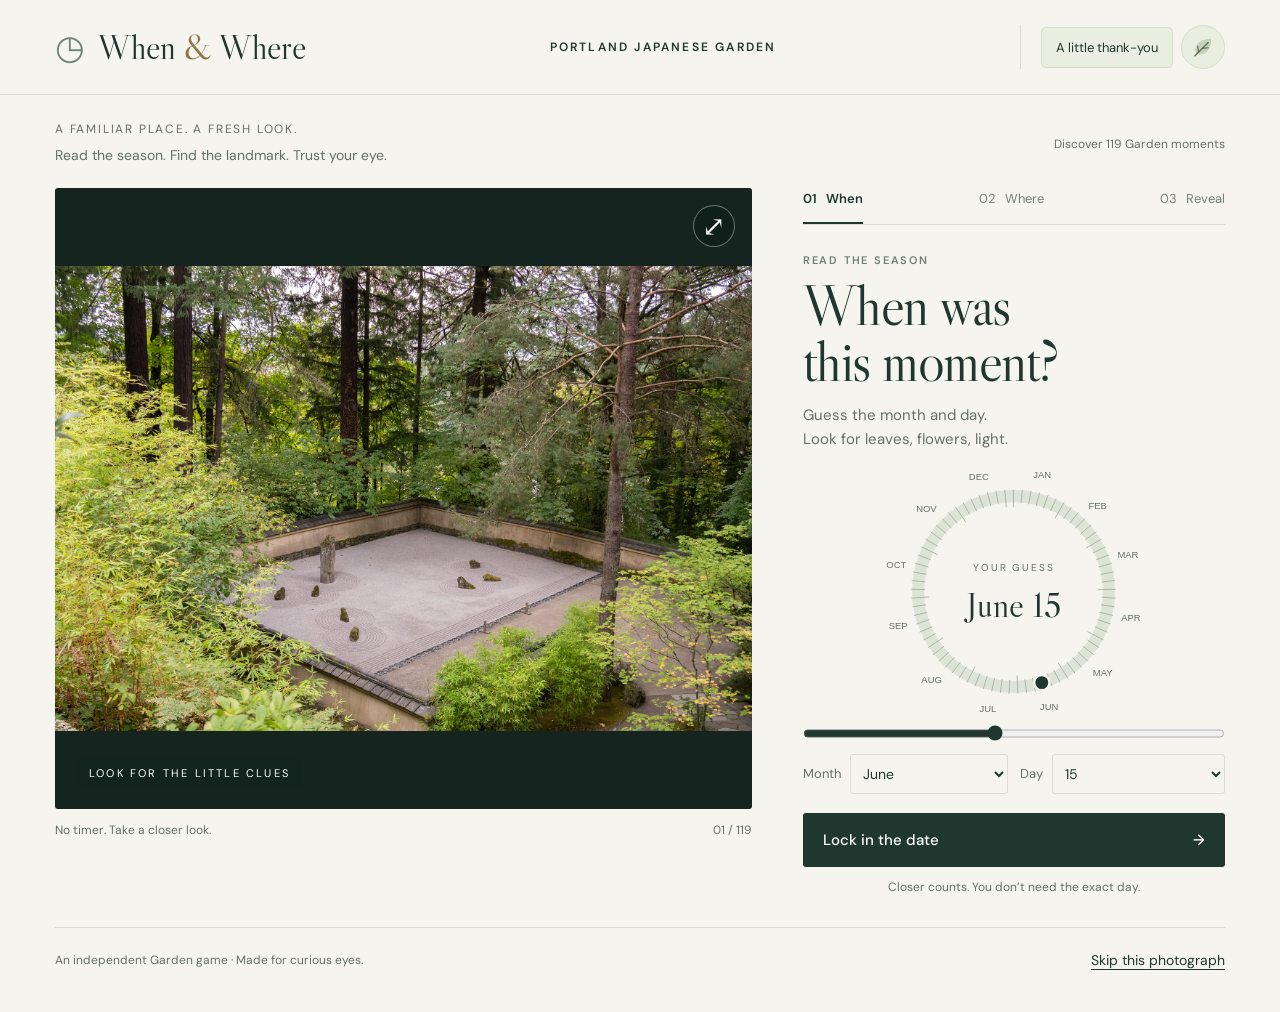
<file: index.html>
<!doctype html>
<html lang="en">
<head>
  <meta charset="utf-8"><meta name="viewport" content="width=device-width,initial-scale=1">
  <meta name="description" content="Look closely at Portland Japanese Garden. Guess the season, find the landmark, and see how well you know the Garden.">
  <title>When & Where · A Garden Game</title>
  <link rel="icon" href="data:image/svg+xml,%3Csvg xmlns='http://www.w3.org/2000/svg' viewBox='0 0 32 32'%3E%3Crect width='32' height='32' rx='16' fill='%231c3831'/%3E%3Ccircle cx='16' cy='16' r='10' fill='none' stroke='%23e8bd71' stroke-width='2'/%3E%3Cpath d='M16 8v8l6 4' fill='none' stroke='%23fff' stroke-width='2'/%3E%3C/svg%3E">
  <link rel="stylesheet" href="style.css"><script src="data.js" defer></script><script src="map-data.js" defer></script><script src="map-adjustments.js" defer></script><script src="map.js" defer></script><script src="farewell.js" defer></script><script src="game.js" defer></script>
</head>
<body>
  <header class="masthead"><a class="wordmark" href="index.html" aria-label="When and Where home"><span class="logo" aria-hidden="true">◷</span> When <i>&</i> Where</a><span class="institution">PORTLAND JAPANESE GARDEN</span><div class="farewell-links"><button class="text-button" id="openFarewell">A little thank-you</button><button class="hidden-leaf" id="openSecretGarden" aria-label="Look beneath this little leaf" title="There’s more than one thing to discover here"><svg width="24" height="24" viewBox="0 0 32 32" aria-hidden="true"><path d="M7 25C3 12 13 5 27 5c0 14-7 24-20 20Z" fill="currentColor" opacity=".22"/><path d="M5 28 23 10M10 23l-1-8m6 3 8-1" fill="none" stroke="currentColor" stroke-width="1.5" stroke-linecap="round"/></svg></button></div></header>
  <main>
    <div class="roundbar"><div><p class="edition">A FAMILIAR PLACE. A FRESH LOOK.</p><p class="game-intro">Read the season. Find the landmark. Trust your eye.</p></div><span id="counter">Take a closer look</span></div>
    <section class="game-layout" aria-label="Garden photo game">
      <div class="photo-column"><div class="photo-frame"><img id="photo" alt="Garden photograph for this round" decoding="async"><div id="imageFailure" class="image-failure" hidden>This photograph couldn’t load. Try the next photo.</div><button id="enlarge" class="photo-expand" aria-label="Enlarge photograph">⤢</button><span class="image-label" id="imageLabel">LOOK FOR THE LITTLE CLUES</span></div><div class="photo-foot"><span>No timer. Take a closer look.</span><span id="photoNumber"></span></div></div>
      <div class="play-panel"><nav class="steps" aria-label="Round progress"><span id="step1" class="active">01 &nbsp; When</span><span id="step2">02 &nbsp; Where</span><span id="step3">03 &nbsp; Reveal</span></nav>
        <section id="whenPanel"><p class="eyebrow">READ THE SEASON</p><h1>When was <br>this moment?</h1><p class="instruction">Guess the month and day. <br>Look for leaves, flowers, light.</p>
          <div class="calendar-wrap"><svg id="calendar" viewBox="0 0 320 320" role="img" aria-label="Circular calendar, January through December"></svg><div class="date-center"><span>YOUR GUESS</span><output id="dateDisplay">June 15</output></div></div>
          <label class="sr-only" for="dateSlider">Day of year</label><input id="dateSlider" class="date-slider" type="range" min="1" max="365" value="166" aria-valuetext="June 15">
          <div class="date-fields"><label>Month<select id="monthSelect" aria-label="Guess month"></select></label><label>Day<select id="daySelect" aria-label="Guess day"></select></label></div>
          <button id="lockWhen" class="primary">Lock in the date <span aria-hidden="true">→</span></button><p class="helper">Closer counts. You don’t need the exact day.</p>
        </section>
        <section id="wherePanel" hidden><p class="eyebrow">FIND THE PLACE</p><h1>Where in <br>the Garden?</h1><p class="instruction"><span id="pinPrompt">Drop a pin on the main landmark shown.</span></p><div class="locked-date" id="lockedDate"></div><div id="guessMap" class="map-box"></div><p class="map-hint" id="mapHint">Click to place a pin. Zoom for a closer look.</p><button class="primary" id="reveal" disabled>Reveal this moment <span aria-hidden="true">→</span></button><button class="skip text-button" id="skipWhere">Skip the location</button></section>
        <section id="resultPanel" hidden aria-live="polite"><p class="eyebrow">THE MOMENT REVEALED</p><h1 id="resultHeading"></h1><div class="result-date" id="actualDate"></div><p class="guess-line" id="guessLine"></p><div class="result-location"><span>THE PLACE</span><strong id="actualPlace"></strong><p id="placeResult"></p></div><div id="resultMap" class="map-box result-map"></div><div class="map-legend" id="mapLegend"><span class="guess-key">Your pin</span><span class="answer-key">The landmark</span></div><p id="mapEvidence" class="map-hint"></p><p class="reveal-note" id="revealNote"></p><div class="source-credit" id="sourceCredit"></div><button id="nextPhoto" class="primary">Try another photograph <span aria-hidden="true">→</span></button></section>
      </div>
    </section>
    <footer><span>An independent Garden game · Made for curious eyes.</span><button class="text-button" id="skipPhoto">Skip this photograph</button></footer>
  </main>
  <dialog id="farewellDialog" class="keepsake" aria-labelledby="farewellTitle"><button id="closeFarewell" class="close-button" aria-label="Close thank-you note" autofocus>×</button><p class="eyebrow">A NOTE BEFORE I GO</p><h2 id="farewellTitle">Thanks for a great six months!</h2><p>I’m really glad I got to work with you all these past six months. I’ll miss being part of the team.</p><p>I made this as a little goodbye gift. Hopefully it’s a fun excuse to take a break, compare guesses, and find out who really knows the Garden.</p><p>Keep looking out for each other, and don’t forget to enjoy the place yourselves. Thanks for everything!</p><p class="note-signoff">~ Micah</p></dialog>
  <dialog id="secretGardenDialog" class="keepsake secret-garden" aria-labelledby="secretGardenTitle"><button id="closeSecretGarden" class="close-button" aria-label="Close the hidden garden" autofocus>×</button><p class="eyebrow">YOU FOUND A LITTLE SOMETHING</p><h2 id="secretGardenTitle">The people<br>make the place.</h2><p>Some familiar names, tucked into the Garden. Thank you for being part of these six months.</p><ul class="garden-names" id="gardenNames" aria-label="A thank-you to the team"></ul></dialog>
  <dialog id="photoDialog" class="lightbox"><button id="closePhoto" class="close-button" aria-label="Close enlarged photograph">×</button><img id="largePhoto" alt="Enlarged photograph for the current round"></dialog>
</body>
</html>
</file>
<file: style.css>
@import url('https://fonts.googleapis.com/css2?family=DM+Sans:wght@400;500;600;700&family=Libre+Caslon+Display&display=swap');
:root{--ink:#20372f;--muted:#657168;--paper:#f5f4ee;--line:#d9ddd2;--accent:#d8ac62;--dark:#142820;font-family:'DM Sans',Arial,sans-serif;color:var(--ink);background:var(--paper);font-synthesis:none}*{box-sizing:border-box}body{margin:0}button,select,input{font:inherit}button,a,input,select{-webkit-tap-highlight-color:transparent}button{cursor:pointer}button:focus-visible,a:focus-visible,input:focus-visible,select:focus-visible{outline:3px solid #b77922;outline-offset:4px}button:disabled{cursor:not-allowed;opacity:.45}a{color:inherit}button{border:0}button[hidden],[hidden]{display:none!important}.masthead{display:flex;align-items:center;justify-content:space-between;gap:24px;padding:25px 4.3%;border-bottom:1px solid var(--line)}.wordmark{text-decoration:none;font-family:'Libre Caslon Display',Georgia,serif;font-size:34px;white-space:nowrap}.wordmark i{color:#907744}.logo{font-family:Georgia,serif;color:#708575;margin-right:6px}.institution{font-size:12px;letter-spacing:2.2px;font-weight:600}.text-button{background:none;color:var(--ink);padding:8px 0;font-size:14px;text-decoration:underline;text-underline-offset:4px}main{max-width:1600px;margin:auto;padding:0 4.3%}.roundbar{display:flex;justify-content:space-between;padding:24px 0 18px;color:var(--muted);font-size:13px}.edition{letter-spacing:1.8px;font-size:12px}.game-layout{display:grid;grid-template-columns:minmax(0,1.65fr) minmax(320px,1fr);gap:clamp(28px,4vw,68px)}.photo-column{min-width:0}.photo-frame{height:min(69vh,740px);min-height:510px;position:relative;background:#15241f;display:flex;align-items:center;justify-content:center;overflow:hidden;border-radius:3px}.photo-frame>img{display:block;width:100%;height:100%;object-fit:contain;transition:opacity .2s}.photo-expand{position:absolute;right:17px;top:17px;background:rgba(15,31,24,.7);color:white;width:42px;height:42px;font-size:28px;border:1px solid #ffffff60;border-radius:50%}.image-label{position:absolute;left:22px;bottom:21px;font-size:11px;letter-spacing:2.2px;color:white;background:#13231ebf;padding:8px 12px}.photo-foot{display:flex;justify-content:space-between;font-size:12px;color:var(--muted);padding:13px 0}.play-panel{max-width:430px;padding-top:2px;width:100%}.steps{display:flex;justify-content:space-between;gap:12px;border-bottom:1px solid var(--line);font-size:13px;margin-bottom:28px;color:#778179}.steps span{padding:0 0 15px;border-bottom:2px solid transparent;white-space:nowrap}.steps .active{color:var(--ink);border-color:var(--ink);font-weight:600}.steps .done{color:#658266}.eyebrow{font-size:11px;font-weight:600;letter-spacing:1.8px;color:#718071;margin:0 0 11px}h1,h2{font-family:'Libre Caslon Display',Georgia,serif;font-weight:400;margin:0;line-height:.99;letter-spacing:-1.5px}h1{font-size:clamp(44px,4.4vw,68px)}h2{font-size:48px;margin-bottom:25px}.instruction{font-size:15px;line-height:1.55;color:var(--muted);margin:15px 0 0}.calendar-wrap{position:relative;max-width:275px;margin:3px auto -9px;aspect-ratio:1}.calendar-wrap svg{width:100%;height:100%;touch-action:none;cursor:crosshair}.date-center{position:absolute;inset:0;pointer-events:none;display:flex;align-items:center;justify-content:center;flex-direction:column;gap:9px}.date-center span{font-size:10px;letter-spacing:1.8px;color:var(--muted)}.date-center output{font-family:'Libre Caslon Display',Georgia,serif;font-size:35px}.date-slider{width:100%;accent-color:var(--ink);height:17px;margin:0 0 12px}.date-fields{display:flex;gap:12px;margin-bottom:19px}.date-fields label{display:flex;align-items:center;gap:9px;flex:1;color:var(--muted);font-size:13px}.date-fields select{width:100%;padding:9px 8px;border:1px solid var(--line);background:transparent;border-radius:3px;color:var(--ink);font-size:14px}.primary{width:100%;display:flex;justify-content:space-between;align-items:center;gap:12px;background:var(--ink);color:white;padding:17px 20px;border-radius:3px;font-size:15px;font-weight:500;transition:background .2s}.primary:hover{background:#355846}.helper{font-size:12px;text-align:center;color:var(--muted);margin:12px 0}.locked-date{font-size:14px;border-left:2px solid var(--accent);padding:11px 14px;margin:25px 0;color:var(--muted)}fieldset{padding:0;margin:0 0 24px;border:0;display:grid;gap:10px}.location-choice{display:flex;align-items:center;gap:12px;padding:16px;border:1px solid var(--line);border-radius:3px;cursor:pointer;font-size:15px;background:#ffffff35}.location-choice:has(input:checked){background:#e4eade;border-color:#526c55}.location-choice input{accent-color:var(--ink);width:16px;height:16px}.skip{display:block;margin:12px auto}.result-date{font-family:'Libre Caslon Display',Georgia,serif;font-size:42px;margin-top:27px}.guess-line{color:var(--muted);font-size:14px;line-height:1.6;margin:6px 0 25px}.result-location{border-top:1px solid var(--line);border-bottom:1px solid var(--line);padding:18px 0}.result-location>span{display:block;font-size:11px;letter-spacing:1.6px;color:var(--muted);margin-bottom:9px}.result-location strong{font-weight:500;font-size:20px}.result-location p{font-size:14px;color:var(--muted);margin:7px 0 0}.reveal-note{font-size:15px;line-height:1.6;margin:20px 0}.source-credit{font-size:12px;line-height:1.6;color:var(--muted);margin:0 0 22px}.source-credit a{display:inline-block;margin-right:12px}.source-credit .confidence{display:block;margin-top:7px}.source-credit a:hover{text-decoration:none}footer{border-top:1px solid var(--line);display:flex;justify-content:space-between;align-items:center;gap:15px;margin:20px 0;padding:15px 0;font-size:12px;color:var(--muted)}dialog{border:0;border-radius:8px;background:var(--paper);color:var(--ink);max-width:620px;width:calc(100% - 32px);max-height:90vh;padding:40px;box-shadow:0 16px 100px #0005}dialog::backdrop{background:#102219ad;backdrop-filter:blur(5px)}dialog p{font-size:16px;line-height:1.6}dialog .small{font-size:13px;color:var(--muted)}.close-button{position:absolute;top:12px;right:16px;font-size:28px;background:transparent;color:inherit;padding:6px 10px}.audit-stats{display:flex;gap:20px;margin:24px 0}.audit-stats>div{flex:1;border-top:1px solid var(--line);padding-top:12px;font-size:12px}.audit-stats strong{display:block;font-family:Georgia,serif;font-size:30px;font-weight:400;margin-bottom:6px}.collection-option{display:flex;gap:12px;align-items:flex-start;font-size:15px;line-height:1.5}.collection-option input{margin-top:4px;accent-color:var(--ink)}.lightbox{padding:0;background:#10201b;width:max-content;max-width:95vw;overflow:hidden;color:white}.lightbox img{display:block;max-width:94vw;max-height:90vh;object-fit:contain}.lightbox .close-button{background:#12291dbc;border-radius:50%}.image-failure{position:absolute;background:var(--ink);color:white;padding:35px;line-height:1.6}.sr-only{position:absolute;width:1px;height:1px;padding:0;margin:-1px;overflow:hidden;clip:rect(0,0,0,0);white-space:nowrap;border:0}
@media(min-width:1450px){.calendar-wrap{max-width:300px;margin-top:12px;margin-bottom:0}.play-panel{max-width:450px}.steps{margin-bottom:38px}}
@media(max-width:900px){.institution{display:none}.game-layout{grid-template-columns:minmax(0,1.3fr) minmax(300px,1fr);gap:27px}.photo-frame{min-height:530px;height:70vh}main{padding:0 24px}.masthead{padding:22px 24px}h1{font-size:49px}.calendar-wrap{max-width:248px}}
@media(max-width:900px){.masthead{padding:17px 20px}.wordmark{font-size:28px}.masthead .text-button{font-size:12px}main{padding:0 20px}.roundbar{padding:18px 0 13px;font-size:11px}.edition{font-size:10px;letter-spacing:1.1px}.game-layout{grid-template-columns:1fr;gap:18px}.photo-frame{height:auto;aspect-ratio:3/2;min-height:0;max-height:580px}.photo-frame>img{height:100%;position:absolute;inset:0}.photo-foot{padding:10px 0;font-size:11px}.play-panel{max-width:none}.steps{margin-bottom:22px}.steps span{padding-bottom:13px}h1{font-size:48px}h1 br{display:none}.instruction{font-size:15px}.instruction br{display:none}.calendar-wrap{max-width:275px;margin:0 auto -4px}.date-slider{margin-top:0}.image-label{font-size:9px;left:12px;bottom:12px;padding:7px}.date-fields{gap:24px}.result-date{margin-top:20px}footer{align-items:flex-start;font-size:11px;line-height:1.7}footer .text-button{font-size:12px;white-space:nowrap}dialog{padding:32px 23px}.audit-stats{gap:12px}.photo-expand{right:12px;top:12px;width:36px;height:36px;font-size:24px}}
@media(prefers-reduced-motion:reduce){*{transition:none!important;scroll-behavior:auto!important}}
/* Geographic map and catalog review */
.header-links{display:flex;gap:20px;align-items:center}.round-controls{display:flex;align-items:center;gap:18px}.round-controls select{padding:8px 10px;background:transparent;border:1px solid var(--line);border-radius:3px;font-size:13px;color:var(--ink)}.map-box{position:relative;background:#e5ebdd;border:1px solid #c8d2bf;border-radius:4px;overflow:hidden;aspect-ratio:1.08;margin:16px 0 10px;isolation:isolate}.garden-basemap{width:100%;height:100%;display:block;touch-action:none;cursor:crosshair}.map-land{fill:#dce7d1;stroke:none}.map-garden{fill:#dce7cc;stroke:#95aa81;stroke-width:.7}.map-building{fill:#849388;stroke:#526a59;stroke-width:.5}.map-water{fill:#a9c9cc;stroke:#7aadb4;stroke-width:.6}.map-path{fill:none;stroke:#fcfbf4;stroke-width:2.5;stroke-linecap:round;stroke-linejoin:round}.map-fence{fill:none;stroke:#a4ae91;stroke-width:.6;stroke-dasharray:2 1}.map-label{font-family:'DM Sans',Arial,sans-serif;font-size:4px;font-weight:600;text-anchor:middle;fill:#314c38;paint-order:stroke;stroke:#eff3e6;stroke-width:1.7;stroke-linejoin:round;pointer-events:none}.pin-guess{fill:#b77922;stroke:#fff;stroke-width:1.8}.pin-answer{fill:#203f2f;stroke:#fff;stroke-width:1.8}.map-tools{display:flex;flex-direction:column;position:absolute;z-index:2;top:10px;left:10px;border:1px solid #c7d1bf;box-shadow:0 2px 8px #0001;border-radius:4px;overflow:hidden}.map-tools button{background:#fffef5;color:var(--ink);font-size:22px;line-height:1;width:34px;height:34px;border-bottom:1px solid #d8decf}.map-tools button:last-child{border-bottom:0}.map-north{position:absolute;right:12px;top:13px;font-size:12px;font-weight:600;pointer-events:none}.map-attribution{position:absolute;right:3px;bottom:2px;background:#ffffffbf;padding:3px;font-size:9px;line-height:1.2}.map-scale{position:absolute;pointer-events:none;left:12px;bottom:25px;font-size:10px;line-height:1}.map-scale i{display:block;border:solid #314a33;border-width:0 1px 2px;height:5px;margin-bottom:4px}.map-hint{font-size:12px;color:var(--muted);line-height:1.6;margin:8px 0 16px}.map-legend{display:flex;gap:20px;font-size:12px;color:var(--muted)}.map-legend span::before{content:'';display:inline-block;width:9px;height:9px;border-radius:50%;margin-right:6px;background:#b77922}.map-legend .answer-key::before{background:#203f2f}.result-map{max-height:330px}.locked-date{margin:18px 0}.review-main{max-width:1480px}.review-intro{display:flex;justify-content:space-between;gap:30px;align-items:center;padding:36px 0 15px}.review-intro h1{font-size:58px}.review-intro p:not(.eyebrow){color:var(--muted);line-height:1.6}.review-transfer{display:flex;gap:12px;align-items:center;flex-wrap:wrap}.secondary{padding:11px 15px;background:transparent;border:1px solid #abb9a7;border-radius:3px;color:var(--ink);font-size:14px;cursor:pointer}.import-label{position:relative;overflow:hidden}.import-label input{position:absolute;inset:0;opacity:0;cursor:pointer;width:100%}.review-status{padding:13px 16px;background:#e8edde;border-left:3px solid #74906c;font-size:14px;line-height:1.6}.review-toolbar{display:flex;gap:12px;align-items:end;margin:25px 0}.review-toolbar label,.review-field,.review-date label{display:flex;flex-direction:column;gap:7px;font-size:13px;color:var(--muted)}.review-toolbar select,.review-field input,.review-field textarea,.review-date input,.review-date select{padding:11px 12px;border:1px solid var(--line);background:white;color:var(--ink);border-radius:3px;font:inherit;font-size:15px;min-width:0}.photo-picker{flex:1;min-width:0}.review-toolbar label:first-child{max-width:230px}.review-grid{display:grid;grid-template-columns:minmax(0,1.12fr) minmax(0,1fr);gap:38px}.review-image{background:#15241f;border-radius:4px;height:500px;display:flex;align-items:center;justify-content:center}.review-image img{width:100%;height:100%;object-fit:contain}.review-grid .source-credit{margin:12px 0 25px}.review-map-heading{display:flex;justify-content:space-between;gap:18px;align-items:center}.review-map-heading h2{font-size:31px;margin:0;letter-spacing:-.5px}.review-map-heading span{font-size:12px;line-height:1.5;color:var(--muted);max-width:150px}.review-grid .map-box{margin-top:15px}.review-evidence{font-size:14px;line-height:1.6;color:var(--muted)}.review-evidence p{overflow-wrap:anywhere}.review-evidence strong{color:var(--ink)}details summary{font-size:16px;cursor:pointer;padding:10px 0}.review-date{display:grid;grid-template-columns:1fr 1fr;gap:16px;margin:15px 0}.review-field{margin:15px 0}.review-check{display:flex;gap:10px;align-items:center;font-size:14px;margin:14px 0;line-height:1.5}.review-check input{width:17px;height:17px;accent-color:var(--ink)}.review-actions{display:flex;align-items:center;gap:22px;margin-top:22px}.review-actions .primary{width:auto;flex:1}.review-actions .text-button{white-space:nowrap}
@media(max-width:900px){.header-links{gap:14px}.roundbar{align-items:center;gap:10px}.round-controls{flex-direction:column;align-items:flex-end;gap:7px}.round-controls select{font-size:12px;max-width:210px}.review-grid{grid-template-columns:1fr}.review-intro{align-items:flex-start;flex-direction:column;gap:8px}.review-intro h1{font-size:48px}.review-toolbar{flex-wrap:wrap}.review-toolbar label:first-child{width:100%;max-width:none}.review-image{height:42vh;min-height:280px}.review-grid{gap:20px}.review-grid .map-box{max-height:none}.masthead{gap:12px}.header-links .text-button{font-size:11px}.wordmark{font-size:25px}.review-map-heading h2{font-size:29px}}
@media(max-width:600px){.masthead{flex-wrap:wrap}.header-links{margin-left:auto}.review-transfer{width:100%}.review-transfer .secondary{font-size:13px}}

/* Public play: a quiet introduction and a single curated collection. */
.roundbar{align-items:center;gap:24px;padding:26px 0 22px}.roundbar .edition{margin:0 0 8px}.game-intro{margin:0;font-size:14px;line-height:1.5;color:var(--muted)}#counter{font-size:12px;white-space:nowrap}.masthead{max-width:none}.source-credit{padding-top:12px;border-top:1px solid var(--line)}
@media(max-width:900px){.institution{display:block;font-size:9px;letter-spacing:1.2px;max-width:140px;text-align:right;line-height:1.5}.roundbar{padding:20px 0 16px;align-items:flex-start}.game-intro{font-size:13px}#counter{display:none}.masthead{flex-wrap:nowrap}.reveal-note{font-size:14px}.photo-foot{gap:12px}}
@media(max-width:380px){.wordmark{font-size:23px}.institution{font-size:8px;max-width:110px}.masthead{padding:17px 16px}main{padding:0 16px}}

/* A farewell note and one small discovery, away from the playing controls. */
.footer-note{display:flex;flex-direction:column;gap:4px}.farewell-links{display:flex;align-items:center;gap:12px}.farewell-links .text-button{font-size:12px;color:var(--muted)}.hidden-leaf{display:grid;place-items:center;width:44px;height:44px;padding:8px;border-radius:50%;background:transparent;color:#73866a;transition:color .2s,transform .2s}.hidden-leaf:hover{color:var(--ink);transform:rotate(-12deg)}.keepsake{max-width:650px;padding:44px 42px 30px;border:1px solid #d3dacb;background:linear-gradient(140deg,#faf9f1,var(--paper))}.keepsake h2{font-size:46px;line-height:1.05;margin:0 0 24px}.keepsake p{font-size:15px;line-height:1.75;color:var(--muted)}.keepsake .eyebrow{font-size:10px;color:#708368;letter-spacing:1.6px;margin-bottom:14px}.keepsake .note-signoff{font-family:'Libre Caslon Display',Georgia,serif;color:var(--ink);font-size:23px;line-height:1.3;border-top:1px solid var(--line);margin:24px 0 0;padding-top:20px}.garden-names{list-style:none;display:grid;grid-template-columns:repeat(4,minmax(0,1fr));gap:9px;padding:0;margin:24px 0}.garden-names li{padding:11px 6px;background:#e9eee0;border:1px solid #dce4d2;border-radius:18px 4px 18px 4px;text-align:center;font-size:13px;line-height:1.4;color:#35513b;overflow-wrap:anywhere}.garden-names li:nth-child(3n){background:#f1eddf;border-color:#e4decc}.reveal-note{border-left:2px solid var(--accent);padding-left:15px;color:var(--ink)}
@media(max-width:600px){.keepsake{padding:40px 24px 26px}.keepsake h2{font-size:38px}.keepsake p{font-size:14px}.garden-names{grid-template-columns:repeat(3,minmax(0,1fr));gap:7px}.garden-names li{font-size:12px;padding:10px 4px}.keepsake .note-signoff{font-size:22px}footer{gap:12px}.footer-note>span{max-width:220px}}
@media(prefers-reduced-motion:reduce){.hidden-leaf:hover{transform:none}}

/* Keep the personal notes easy to find without interrupting a round. */
.masthead .farewell-links{flex-shrink:0;gap:8px;padding-left:20px;border-left:1px solid var(--line)}.masthead .farewell-links .text-button{font-size:13px;color:var(--ink);text-decoration:none;background:#e9eee0;border:1px solid #d5decc;border-radius:5px;padding:11px 14px;white-space:nowrap}.masthead .farewell-links .text-button:hover{background:#dce5d2}.masthead .hidden-leaf{background:#e9eee0;border:1px solid #d5decc;color:#506947}.secret-garden .garden-names{margin-bottom:0}
@media(max-width:900px){.masthead{display:grid;grid-template-columns:minmax(0,1fr) auto;gap:10px 12px}.masthead .wordmark{grid-column:1;grid-row:1}.masthead .institution{grid-column:2;grid-row:1;max-width:130px}.masthead .farewell-links{grid-column:1/-1;grid-row:2;justify-content:flex-end;border-left:0;padding-left:0}.masthead .farewell-links .text-button{font-size:12px;padding:10px 13px}}
@media(max-width:380px){.masthead .institution{max-width:106px}}
</file>
